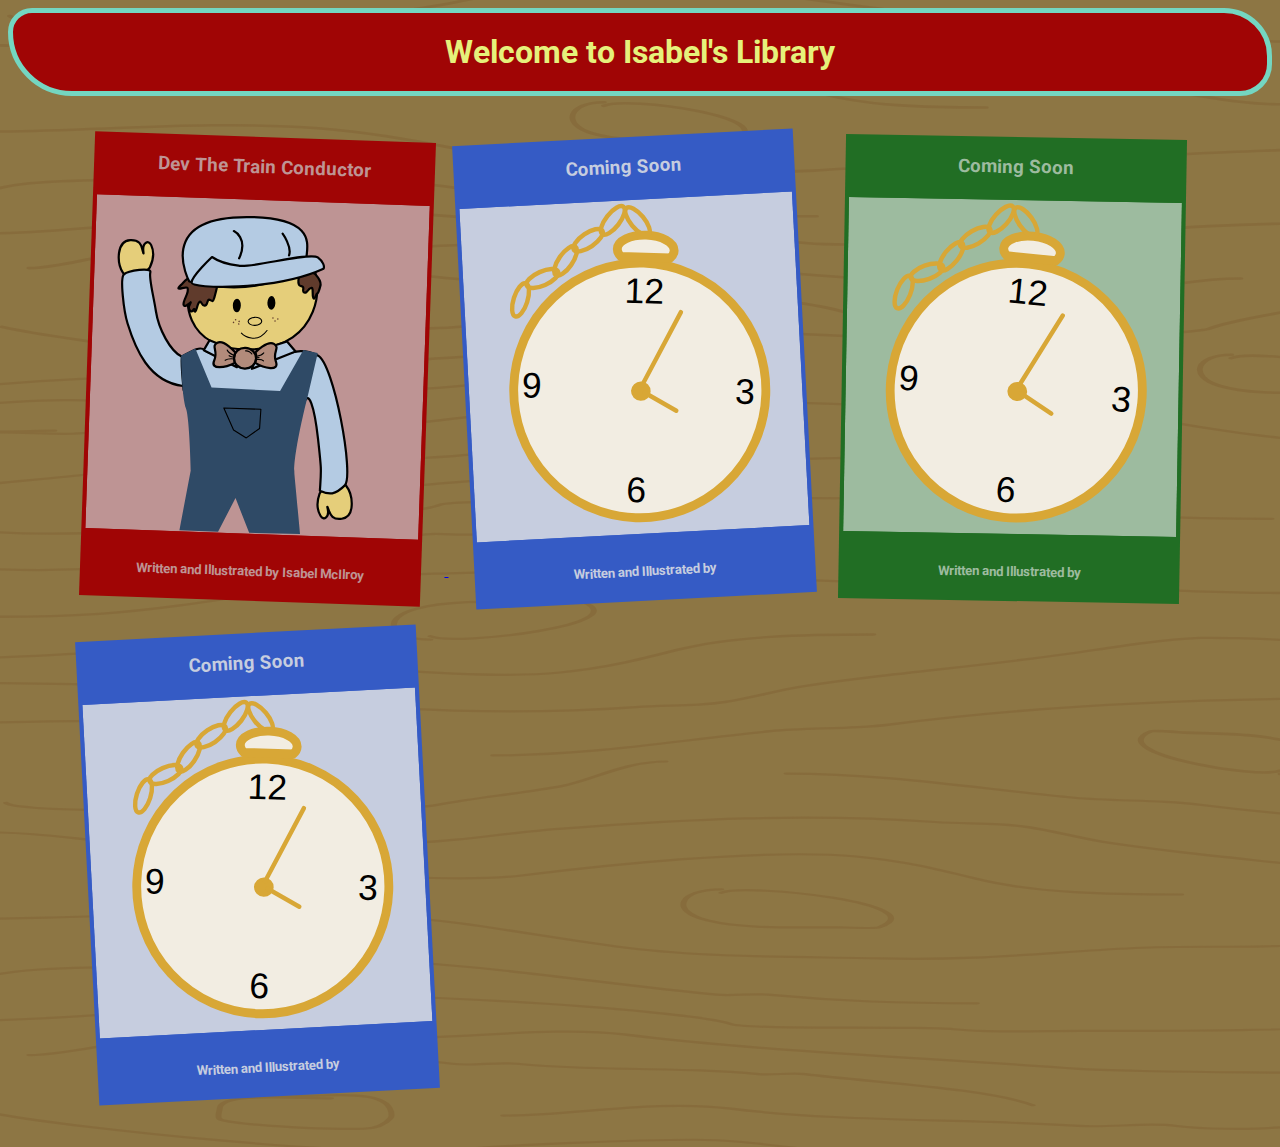
<file: index.html>
<!DOCTYPE html>
<html lang="en">

<head>
    <meta charset="UTF-8">
    <meta http-equiv="X-UA-Compatible" content="IE=edge">
    <meta name="viewport" content="width=device-width, initial-scale=1.0">
    <title>Isabel's Library</title>
    <link rel="stylesheet" href="style.css">
    <link rel="preconnect" href="https://fonts.googleapis.com">
    <link rel="preconnect" href="https://fonts.gstatic.com" crossorigin>
    <link href="https://fonts.googleapis.com/css2?family=Roboto&display=swap" rel="stylesheet">
</head>

<body>
    <h1 id="title">Welcome to Isabel's Library</h1>
    <div id="libraryBooks">
        <a href="TrainStory/TSpageOne.html">
            <div class="storyBook redBook">
                <h3>Dev The Train Conductor</h3>
                <img src="TrainStory/images/trainConductor.svg" alt="Dev the train conductor waving" class="redImg">
                <h5>Written and Illustrated by Isabel McIlroy</h5>
            </div>
        </a>
        <div class="storyBook blueBook">
            <h3>Coming Soon</h3>
            <img src="images/comingSoon.svg" alt="" class="blueImg">
            <h5>Written and Illustrated by</h5>
        </div>
        <div class="storyBook greenBook">
            <h3>Coming Soon</h3>
            <img src="images/comingSoon.svg" alt="" class="greenImg">
            <h5>Written and Illustrated by</h5>
        </div>
        <div class="storyBook blueBook">
            <h3>Coming Soon</h3>
            <img src="images/comingSoon.svg" alt="" class="blueImg">
            <h5>Written and Illustrated by</h5>
        </div>
    </div>
</body>

</html>
</file>
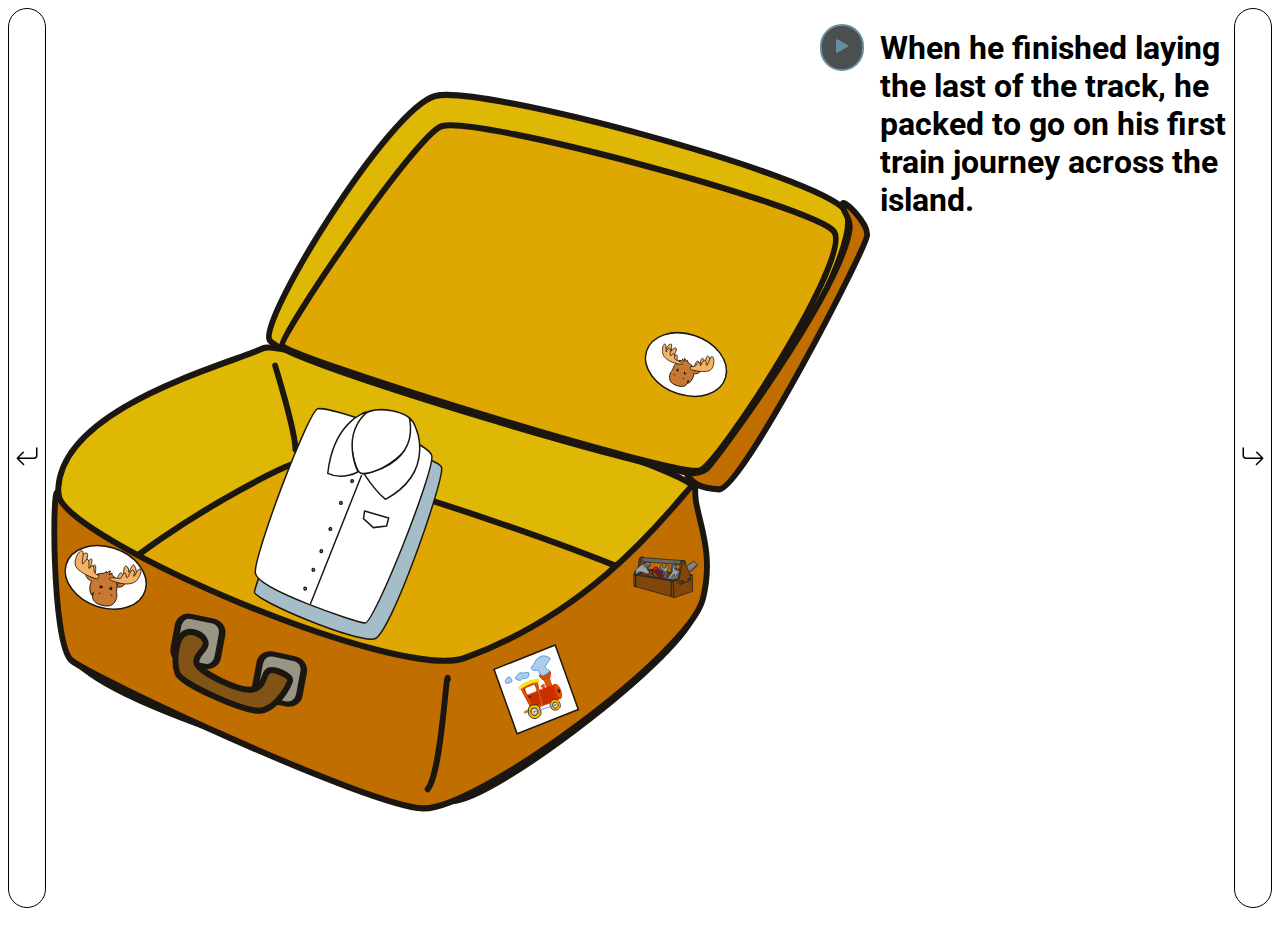
<file: TrainStory/TSPageEight.html>
<!DOCTYPE html>
<html lang="en">

<head>
    <meta charset="UTF-8">
    <meta http-equiv="X-UA-Compatible" content="IE=edge">
    <meta name="viewport" content="width=device-width, initial-scale=1.0">
    <title>Dev the train conductor</title>
    <link rel="stylesheet" href="../storyStyle.css">
    <link rel="preconnect" href="https://fonts.googleapis.com">
    <link rel="preconnect" href="https://fonts.gstatic.com" crossorigin>
    <link href="https://fonts.googleapis.com/css2?family=Roboto&display=swap" rel="stylesheet">
</head>

<body>
    <div class="page">
        <a href="TSpageSeven.html">
            <button class="previous">
                <svg xmlns="http://www.w3.org/2000/svg" width="16" height="16" fill="currentColor" class="bi bi-arrow-return-left" viewBox="0 0 16 16">
                    <path fill-rule="evenodd" d="M14.5 1.5a.5.5 0 0 1 .5.5v4.8a2.5 2.5 0 0 1-2.5 2.5H2.707l3.347 3.346a.5.5 0 0 1-.708.708l-4.2-4.2a.5.5 0 0 1 0-.708l4-4a.5.5 0 1 1 .708.708L2.707 8.3H12.5A1.5 1.5 0 0 0 14 6.8V2a.5.5 0 0 1 .5-.5z"/>
                  </svg>
            </button>
        </a>
        <div class="imageArea">
            <img src="images/trainConductorEight.svg" alt="A suitcase with a folded white collared shirt inside" class="image">
        </div>
        <div class="storyArea">
            <button id="play"><svg xmlns="http://www.w3.org/2000/svg" width="24" height="24" fill="currentColor"
                    class="bi bi-play-fill" viewBox="0 0 16 16">
                    <path
                        d="m11.596 8.697-6.363 3.692c-.54.313-1.233-.066-1.233-.697V4.308c0-.63.692-1.01 1.233-.696l6.363 3.692a.802.802 0 0 1 0 1.393z" />
                </svg></button>
            <h1 id="TSPageEight" class="text">When he finished laying the last of the track, he packed to go on his first train journey across the island.</h1>
        </div>
        <a href="TSpageNine.html">
            <button class="next">
                <svg xmlns="http://www.w3.org/2000/svg" width="16" height="16" fill="currentColor"
                    class="bi bi-arrow-return-right" viewBox="0 0 16 16">
                    <path fill-rule="evenodd"
                        d="M1.5 1.5A.5.5 0 0 0 1 2v4.8a2.5 2.5 0 0 0 2.5 2.5h9.793l-3.347 3.346a.5.5 0 0 0 .708.708l4.2-4.2a.5.5 0 0 0 0-.708l-4-4a.5.5 0 0 0-.708.708L13.293 8.3H3.5A1.5 1.5 0 0 1 2 6.8V2a.5.5 0 0 0-.5-.5z" />
                </svg>
            </button>
        </a>
    </div>
    <script src="scriptPageEight.js"></script>
</body>

</html>
</file>
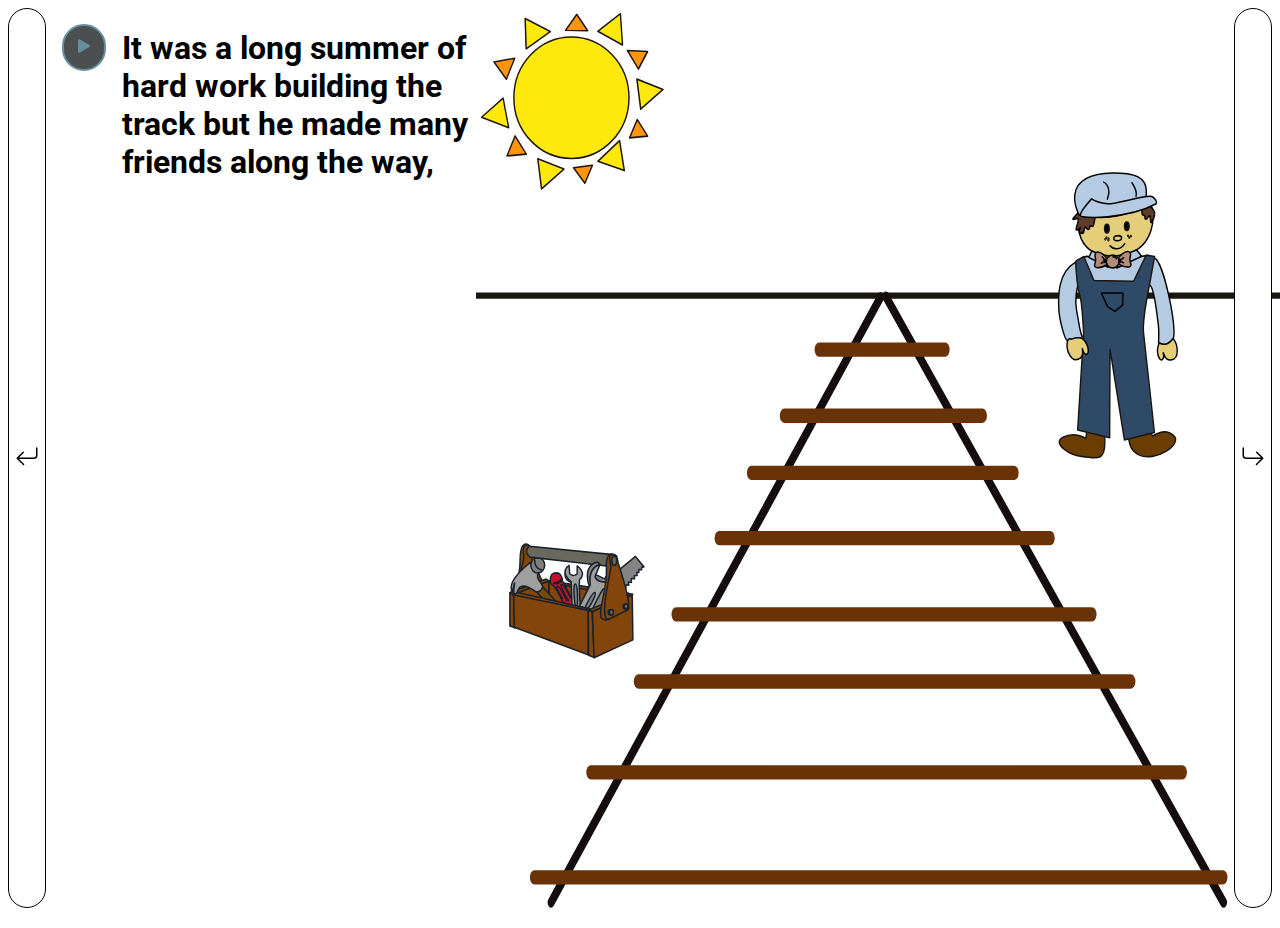
<file: TrainStory/TSpageFive.html>
<!DOCTYPE html>
<html lang="en">

<head>
    <meta charset="UTF-8">
    <meta http-equiv="X-UA-Compatible" content="IE=edge">
    <meta name="viewport" content="width=device-width, initial-scale=1.0">
    <title>Dev the train conductor</title>
    <link rel="stylesheet" href="../storyStyle.css">
    <link rel="preconnect" href="https://fonts.googleapis.com">
    <link rel="preconnect" href="https://fonts.gstatic.com" crossorigin>
    <link href="https://fonts.googleapis.com/css2?family=Roboto&display=swap" rel="stylesheet">
</head>

<body>
    <div class="page">
        <a href="TSpageFour.html">
            <button class="previous">
                <svg xmlns="http://www.w3.org/2000/svg" width="16" height="16" fill="currentColor" class="bi bi-arrow-return-left" viewBox="0 0 16 16">
                    <path fill-rule="evenodd" d="M14.5 1.5a.5.5 0 0 1 .5.5v4.8a2.5 2.5 0 0 1-2.5 2.5H2.707l3.347 3.346a.5.5 0 0 1-.708.708l-4.2-4.2a.5.5 0 0 1 0-.708l4-4a.5.5 0 1 1 .708.708L2.707 8.3H12.5A1.5 1.5 0 0 0 14 6.8V2a.5.5 0 0 1 .5-.5z"/>
                  </svg>
            </button>
        </a>
        <div class="storyArea">
            <button id="play"><svg xmlns="http://www.w3.org/2000/svg" width="24" height="24" fill="currentColor"
                    class="bi bi-play-fill" viewBox="0 0 16 16">
                    <path
                        d="m11.596 8.697-6.363 3.692c-.54.313-1.233-.066-1.233-.697V4.308c0-.63.692-1.01 1.233-.696l6.363 3.692a.802.802 0 0 1 0 1.393z" />
                </svg></button>
            <h1 id="TSPageFive" class="text">It was a long summer of hard work building the track but he made many friends along the way,</h1>
        </div>
        <div class="imageArea">
            <img src="images/trainConductorFive.svg" alt="Dev standing in the sun next to his train track with his tool box" class="image">
        </div>
        <a href="TSpageSix.html">
            <button class="next">
                <svg xmlns="http://www.w3.org/2000/svg" width="16" height="16" fill="currentColor"
                    class="bi bi-arrow-return-right" viewBox="0 0 16 16">
                    <path fill-rule="evenodd"
                        d="M1.5 1.5A.5.5 0 0 0 1 2v4.8a2.5 2.5 0 0 0 2.5 2.5h9.793l-3.347 3.346a.5.5 0 0 0 .708.708l4.2-4.2a.5.5 0 0 0 0-.708l-4-4a.5.5 0 0 0-.708.708L13.293 8.3H3.5A1.5 1.5 0 0 1 2 6.8V2a.5.5 0 0 0-.5-.5z" />
                </svg>
            </button>
        </a>
    </div>
    <script src="scriptPageFive.js"></script>
</body>

</html>
</file>
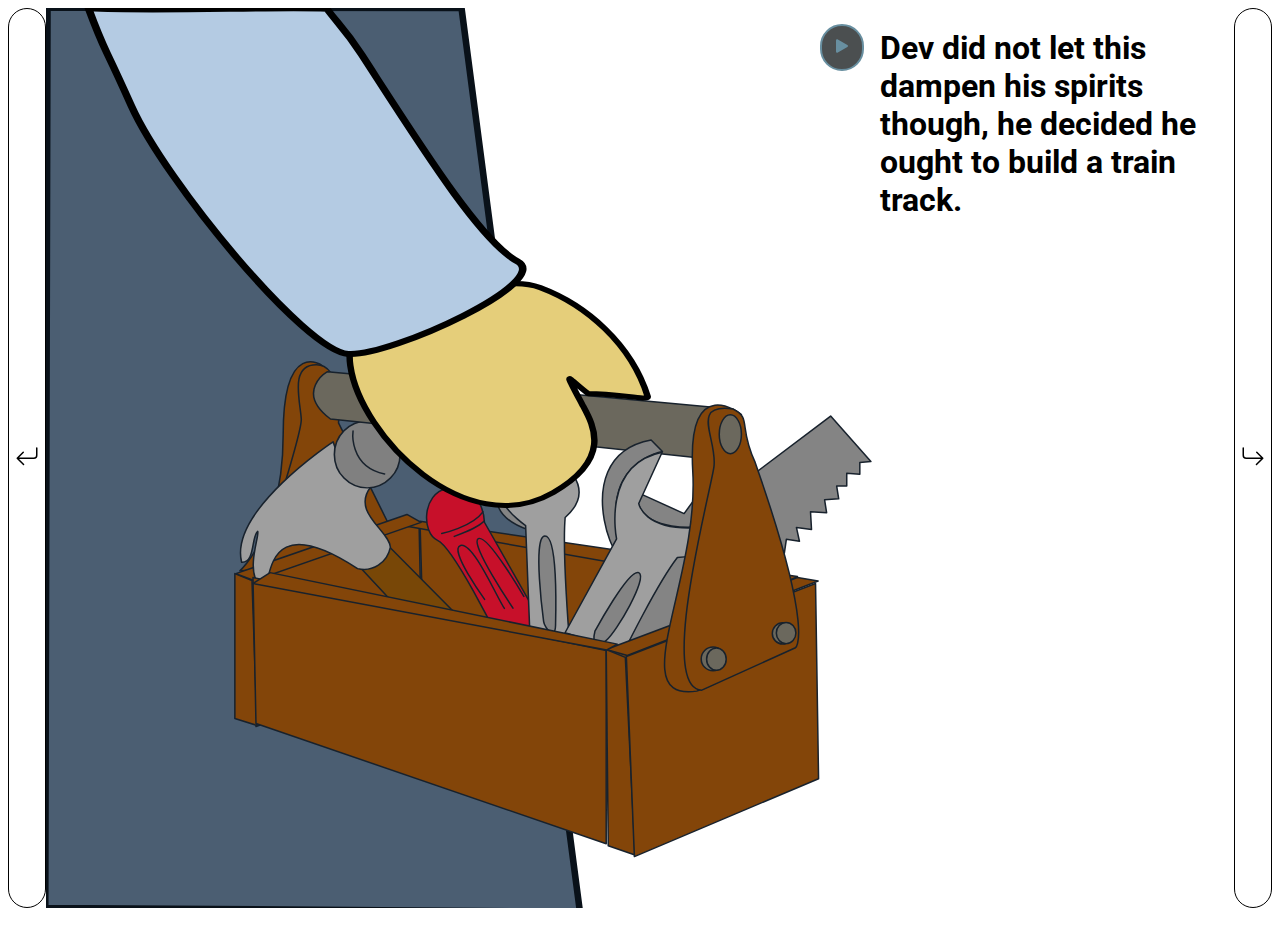
<file: TrainStory/TSpageFour.html>
<!DOCTYPE html>
<html lang="en">

<head>
    <meta charset="UTF-8">
    <meta http-equiv="X-UA-Compatible" content="IE=edge">
    <meta name="viewport" content="width=device-width, initial-scale=1.0">
    <title>Dev the train conductor</title>
    <link rel="stylesheet" href="../storyStyle.css">
    <link rel="preconnect" href="https://fonts.googleapis.com">
    <link rel="preconnect" href="https://fonts.gstatic.com" crossorigin>
    <link href="https://fonts.googleapis.com/css2?family=Roboto&display=swap" rel="stylesheet">
</head>

<body>
    <div class="page">
        <a href="TSpageThree.html">
            <button class="previous">
                <svg xmlns="http://www.w3.org/2000/svg" width="16" height="16" fill="currentColor" class="bi bi-arrow-return-left" viewBox="0 0 16 16">
                    <path fill-rule="evenodd" d="M14.5 1.5a.5.5 0 0 1 .5.5v4.8a2.5 2.5 0 0 1-2.5 2.5H2.707l3.347 3.346a.5.5 0 0 1-.708.708l-4.2-4.2a.5.5 0 0 1 0-.708l4-4a.5.5 0 1 1 .708.708L2.707 8.3H12.5A1.5 1.5 0 0 0 14 6.8V2a.5.5 0 0 1 .5-.5z"/>
                  </svg>
            </button>
        </a>
        <div class="imageArea">
            <img src="images/trainConductorFour.svg" alt="Dev's hand holding his tool box containing, a saw, hammer, screwdriver, and wrenches" class="image">
        </div>
        <div class="storyArea">
            <button id="play"><svg xmlns="http://www.w3.org/2000/svg" width="24" height="24" fill="currentColor"
                    class="bi bi-play-fill" viewBox="0 0 16 16">
                    <path
                        d="m11.596 8.697-6.363 3.692c-.54.313-1.233-.066-1.233-.697V4.308c0-.63.692-1.01 1.233-.696l6.363 3.692a.802.802 0 0 1 0 1.393z" />
                </svg></button>
            <h1 id="TSPageFour" class="text">Dev did not let this dampen his spirits though, he decided he ought to build a train track.</h1>
        </div>
        <a href="TSpageFive.html">
            <button class="next">
                <svg xmlns="http://www.w3.org/2000/svg" width="16" height="16" fill="currentColor"
                    class="bi bi-arrow-return-right" viewBox="0 0 16 16">
                    <path fill-rule="evenodd"
                        d="M1.5 1.5A.5.5 0 0 0 1 2v4.8a2.5 2.5 0 0 0 2.5 2.5h9.793l-3.347 3.346a.5.5 0 0 0 .708.708l4.2-4.2a.5.5 0 0 0 0-.708l-4-4a.5.5 0 0 0-.708.708L13.293 8.3H3.5A1.5 1.5 0 0 1 2 6.8V2a.5.5 0 0 0-.5-.5z" />
                </svg>
            </button>
        </a>
    </div>
    <script src="scriptPageFour.js"></script>
</body>

</html>
</file>
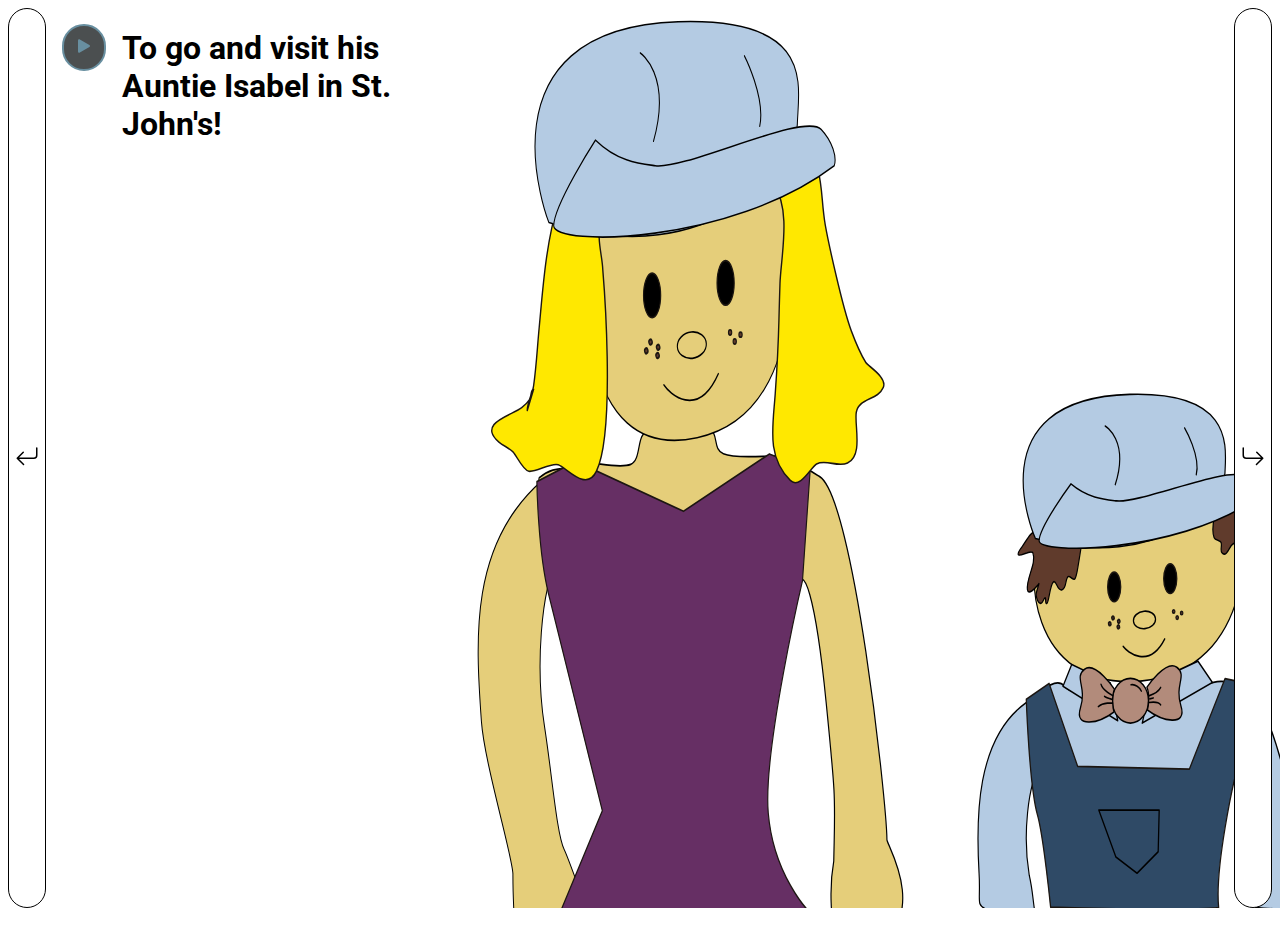
<file: TrainStory/TSpageNine.html>
<!DOCTYPE html>
<html lang="en">

<head>
    <meta charset="UTF-8">
    <meta http-equiv="X-UA-Compatible" content="IE=edge">
    <meta name="viewport" content="width=device-width, initial-scale=1.0">
    <title>Dev the train conductor</title>
    <link rel="stylesheet" href="../storyStyle.css">
    <link rel="preconnect" href="https://fonts.googleapis.com">
    <link rel="preconnect" href="https://fonts.gstatic.com" crossorigin>
    <link href="https://fonts.googleapis.com/css2?family=Roboto&display=swap" rel="stylesheet">
</head>

<body>
    <div class="page">
        <a href="TSPageEight.html">
            <button class="previous">
                <svg xmlns="http://www.w3.org/2000/svg" width="16" height="16" fill="currentColor" class="bi bi-arrow-return-left" viewBox="0 0 16 16">
                    <path fill-rule="evenodd" d="M14.5 1.5a.5.5 0 0 1 .5.5v4.8a2.5 2.5 0 0 1-2.5 2.5H2.707l3.347 3.346a.5.5 0 0 1-.708.708l-4.2-4.2a.5.5 0 0 1 0-.708l4-4a.5.5 0 1 1 .708.708L2.707 8.3H12.5A1.5 1.5 0 0 0 14 6.8V2a.5.5 0 0 1 .5-.5z"/>
                  </svg>
            </button>
        </a>
        <div class="storyArea">
            <button id="play"><svg xmlns="http://www.w3.org/2000/svg" width="24" height="24" fill="currentColor"
                    class="bi bi-play-fill" viewBox="0 0 16 16">
                    <path
                        d="m11.596 8.697-6.363 3.692c-.54.313-1.233-.066-1.233-.697V4.308c0-.63.692-1.01 1.233-.696l6.363 3.692a.802.802 0 0 1 0 1.393z" />
                </svg></button>
            <h1 id="TSPageNine" class="text">To go and visit his Auntie Isabel in St. John's!</h1>
        </div>
        <div class="imageArea">
            <img src="images/trainConductorNine.svg" alt="A picture of Dev and his Auntie Isabel. Dev wearing his train conductor outfit and his Auntie wearing a purple dress and a blue train conductor hat." class="image">
        </div>
        <a href="TSpageTen.html">
            <button class="next">
                <svg xmlns="http://www.w3.org/2000/svg" width="16" height="16" fill="currentColor"
                    class="bi bi-arrow-return-right" viewBox="0 0 16 16">
                    <path fill-rule="evenodd"
                        d="M1.5 1.5A.5.5 0 0 0 1 2v4.8a2.5 2.5 0 0 0 2.5 2.5h9.793l-3.347 3.346a.5.5 0 0 0 .708.708l4.2-4.2a.5.5 0 0 0 0-.708l-4-4a.5.5 0 0 0-.708.708L13.293 8.3H3.5A1.5 1.5 0 0 1 2 6.8V2a.5.5 0 0 0-.5-.5z" />
                </svg>
            </button>
        </a>
    </div>
    <script src="scriptPageNine.js"></script>
</body>

</html>
</file>
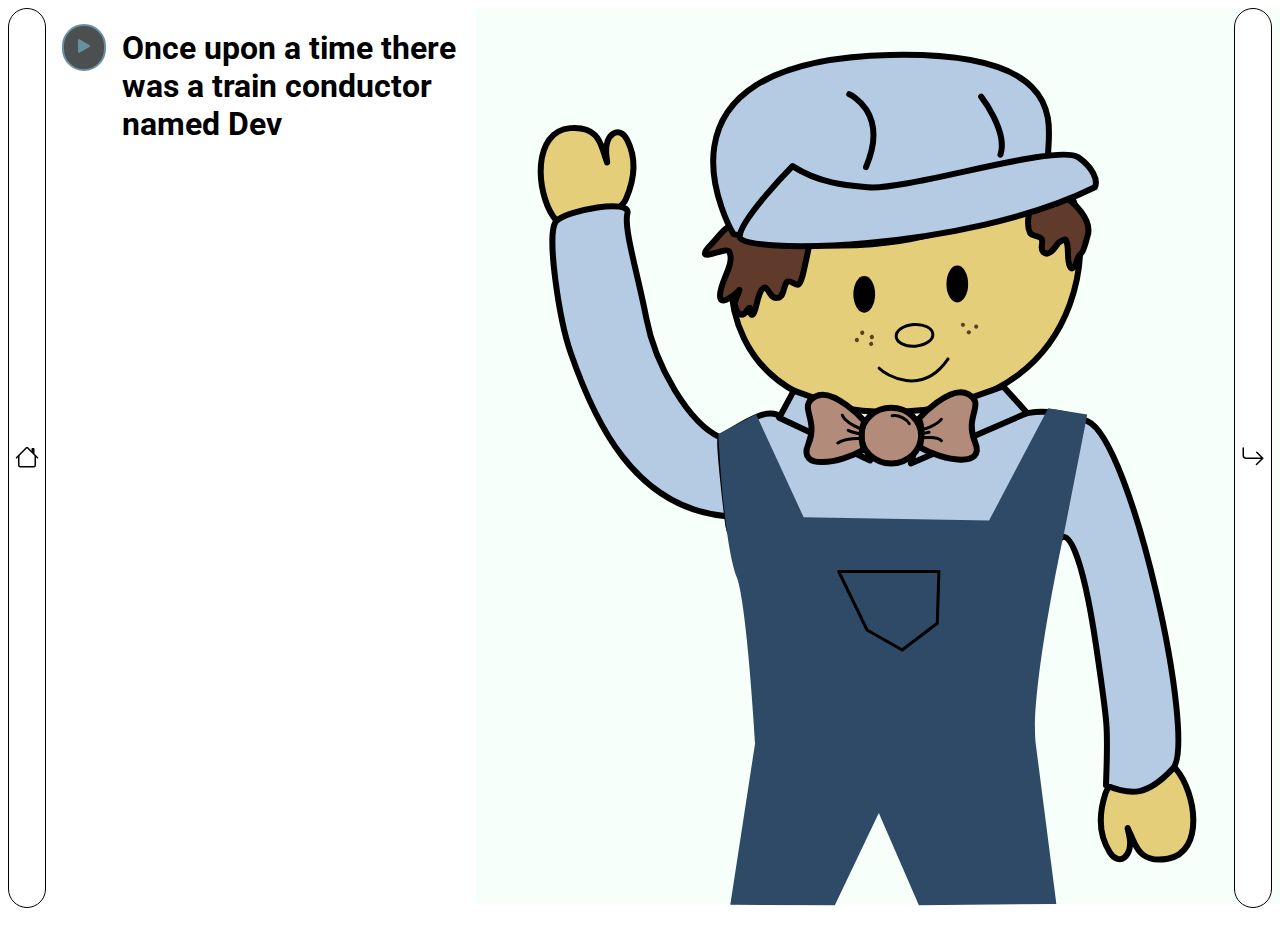
<file: TrainStory/TSpageOne.html>
<!DOCTYPE html>
<html lang="en">

<head>
    <meta charset="UTF-8">
    <meta http-equiv="X-UA-Compatible" content="IE=edge">
    <meta name="viewport" content="width=device-width, initial-scale=1.0">
    <title>Dev the train conductor</title>
    <link rel="stylesheet" href="../storyStyle.css">
    <link rel="preconnect" href="https://fonts.googleapis.com">
    <link rel="preconnect" href="https://fonts.gstatic.com" crossorigin>
    <link href="https://fonts.googleapis.com/css2?family=Roboto&display=swap" rel="stylesheet">
</head>

<body>
    <div class="page">
        <a href="../index.html">
            <button class="previous">
                <svg xmlns="http://www.w3.org/2000/svg" width="16" height="16" fill="currentColor" class="bi bi-house" viewBox="0 0 16 16">
                    <path fill-rule="evenodd" d="M2 13.5V7h1v6.5a.5.5 0 0 0 .5.5h9a.5.5 0 0 0 .5-.5V7h1v6.5a1.5 1.5 0 0 1-1.5 1.5h-9A1.5 1.5 0 0 1 2 13.5zm11-11V6l-2-2V2.5a.5.5 0 0 1 .5-.5h1a.5.5 0 0 1 .5.5z"/>
                    <path fill-rule="evenodd" d="M7.293 1.5a1 1 0 0 1 1.414 0l6.647 6.646a.5.5 0 0 1-.708.708L8 2.207 1.354 8.854a.5.5 0 1 1-.708-.708L7.293 1.5z"/>
                  </svg>
            </button>
        </a>
        <div class="storyArea">
            <button id="play"><svg xmlns="http://www.w3.org/2000/svg" width="24" height="24" fill="currentColor"
                    class="bi bi-play-fill" viewBox="0 0 16 16">
                    <path
                        d="m11.596 8.697-6.363 3.692c-.54.313-1.233-.066-1.233-.697V4.308c0-.63.692-1.01 1.233-.696l6.363 3.692a.802.802 0 0 1 0 1.393z" />
                </svg></button>
            <h1 id="TSPageOne" class="text">Once upon a time there was a train conductor named Dev</h1>
        </div>
        <div class="imageArea">
            <img src="images/trainConductorOne.svg" alt="Image of Dev waving in his train conductor outfit, a blue train conductor hat and overalls" class="image">
        </div>
        <a href="TSpageTwo.html">
            <button class="next">
                <svg xmlns="http://www.w3.org/2000/svg" width="16" height="16" fill="currentColor"
                    class="bi bi-arrow-return-right" viewBox="0 0 16 16">
                    <path fill-rule="evenodd"
                        d="M1.5 1.5A.5.5 0 0 0 1 2v4.8a2.5 2.5 0 0 0 2.5 2.5h9.793l-3.347 3.346a.5.5 0 0 0 .708.708l4.2-4.2a.5.5 0 0 0 0-.708l-4-4a.5.5 0 0 0-.708.708L13.293 8.3H3.5A1.5 1.5 0 0 1 2 6.8V2a.5.5 0 0 0-.5-.5z" />
                </svg>
            </button>
        </a>
    </div>
    </div>
    <script src="scriptPageOne.js"></script>
</body>

</html>
</file>
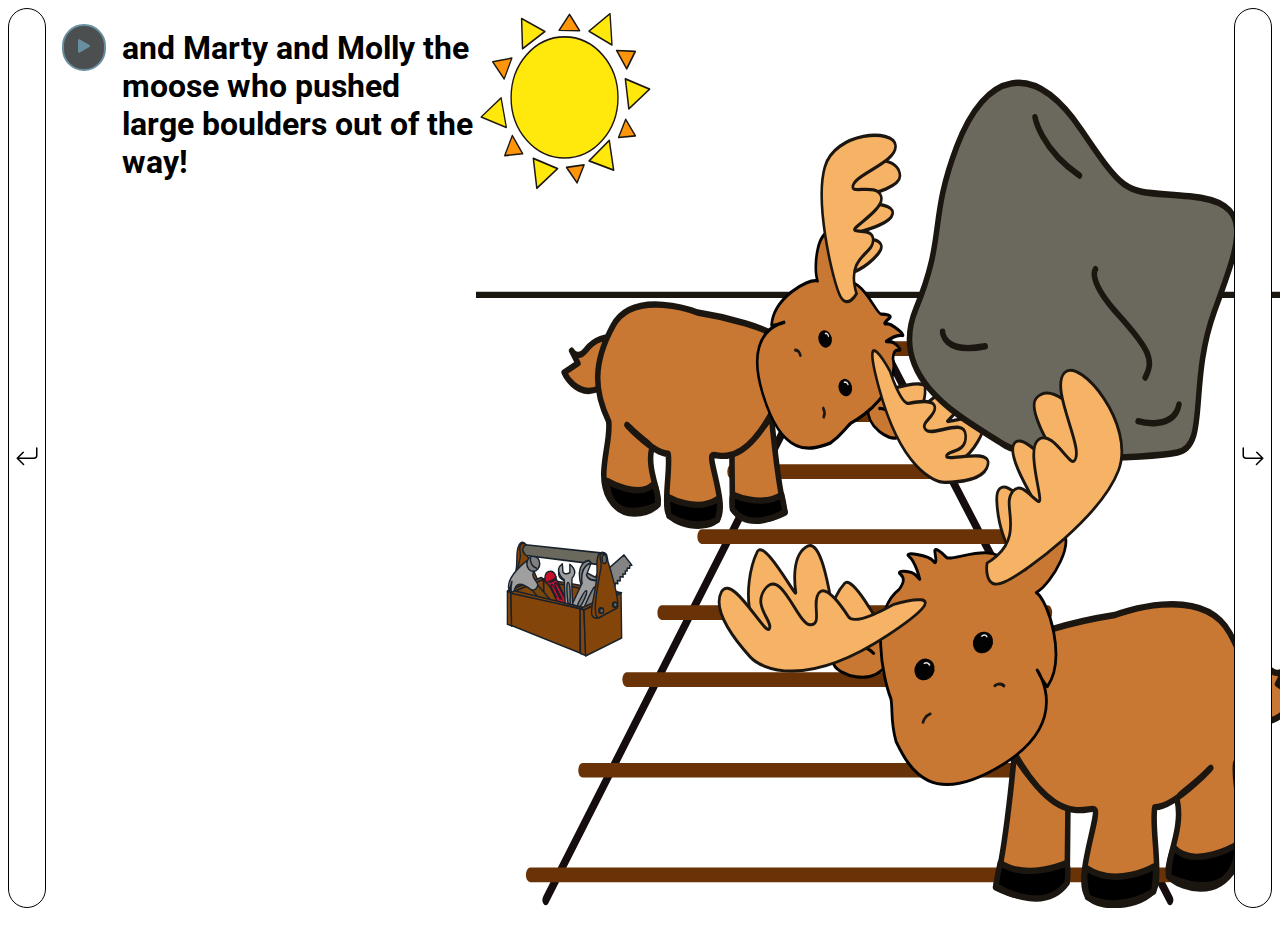
<file: TrainStory/TSpageSeven.html>
<!DOCTYPE html>
<html lang="en">

<head>
    <meta charset="UTF-8">
    <meta http-equiv="X-UA-Compatible" content="IE=edge">
    <meta name="viewport" content="width=device-width, initial-scale=1.0">
    <title>Dev the train conductor</title>
    <link rel="stylesheet" href="../storyStyle.css">
    <link rel="preconnect" href="https://fonts.googleapis.com">
    <link rel="preconnect" href="https://fonts.gstatic.com" crossorigin>
    <link href="https://fonts.googleapis.com/css2?family=Roboto&display=swap" rel="stylesheet">
</head>

<body>
    <div class="page">
        <a href="TSpageSix.html">
            <button class="previous">
                <svg xmlns="http://www.w3.org/2000/svg" width="16" height="16" fill="currentColor" class="bi bi-arrow-return-left" viewBox="0 0 16 16">
                    <path fill-rule="evenodd" d="M14.5 1.5a.5.5 0 0 1 .5.5v4.8a2.5 2.5 0 0 1-2.5 2.5H2.707l3.347 3.346a.5.5 0 0 1-.708.708l-4.2-4.2a.5.5 0 0 1 0-.708l4-4a.5.5 0 1 1 .708.708L2.707 8.3H12.5A1.5 1.5 0 0 0 14 6.8V2a.5.5 0 0 1 .5-.5z"/>
                  </svg>
            </button>
        </a>
        <div class="storyArea">
            <button id="play"><svg xmlns="http://www.w3.org/2000/svg" width="24" height="24" fill="currentColor"
                    class="bi bi-play-fill" viewBox="0 0 16 16">
                    <path
                        d="m11.596 8.697-6.363 3.692c-.54.313-1.233-.066-1.233-.697V4.308c0-.63.692-1.01 1.233-.696l6.363 3.692a.802.802 0 0 1 0 1.393z" />
                </svg></button>
            <h1 id="TSPageSeven" class="text">and Marty and Molly the moose who pushed large boulders out of the way!</h1>
        </div>
        <div class="imageArea">
            <img src="images/trainConductorSeven.svg" alt="Marty and Molly pushing boulders out of the way of the track" class="image">
        </div>
        <a href="TSPageEight.html">
            <button class="next">
                <svg xmlns="http://www.w3.org/2000/svg" width="16" height="16" fill="currentColor"
                    class="bi bi-arrow-return-right" viewBox="0 0 16 16">
                    <path fill-rule="evenodd"
                        d="M1.5 1.5A.5.5 0 0 0 1 2v4.8a2.5 2.5 0 0 0 2.5 2.5h9.793l-3.347 3.346a.5.5 0 0 0 .708.708l4.2-4.2a.5.5 0 0 0 0-.708l-4-4a.5.5 0 0 0-.708.708L13.293 8.3H3.5A1.5 1.5 0 0 1 2 6.8V2a.5.5 0 0 0-.5-.5z" />
                </svg>
            </button>
        </a>
    </div>
    <script src="scriptPageSeven.js"></script>
</body>

</html>
</file>
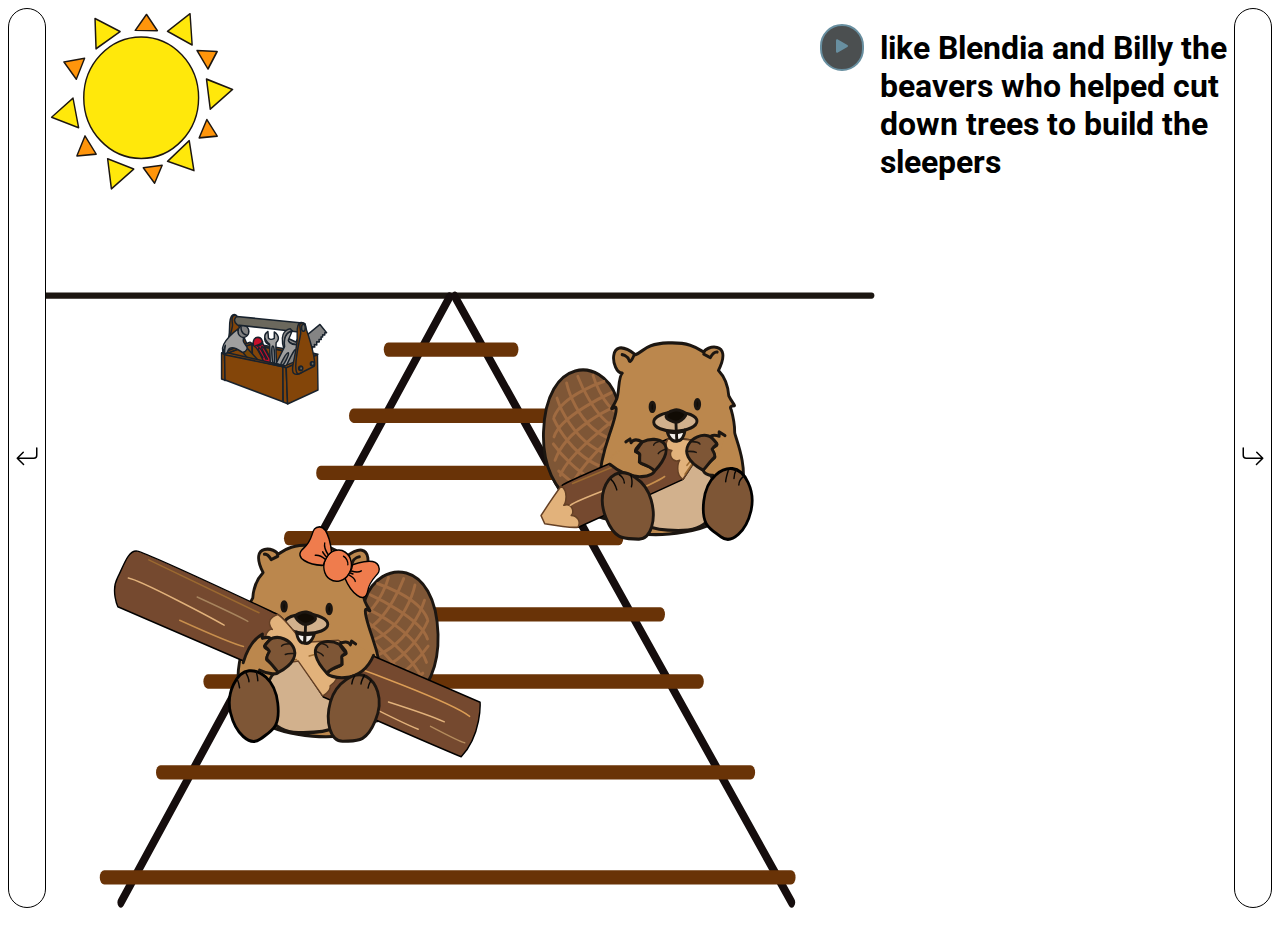
<file: TrainStory/TSpageSix.html>
<!DOCTYPE html>
<html lang="en">

<head>
    <meta charset="UTF-8">
    <meta http-equiv="X-UA-Compatible" content="IE=edge">
    <meta name="viewport" content="width=device-width, initial-scale=1.0">
    <title>Dev the train conductor</title>
    <link rel="stylesheet" href="../storyStyle.css">
    <link rel="preconnect" href="https://fonts.googleapis.com">
    <link rel="preconnect" href="https://fonts.gstatic.com" crossorigin>
    <link href="https://fonts.googleapis.com/css2?family=Roboto&display=swap" rel="stylesheet">
</head>

<body>
    <div class="page">
        <a href="TSpageFive.html">
            <button class="previous">
                <svg xmlns="http://www.w3.org/2000/svg" width="16" height="16" fill="currentColor" class="bi bi-arrow-return-left" viewBox="0 0 16 16">
                    <path fill-rule="evenodd" d="M14.5 1.5a.5.5 0 0 1 .5.5v4.8a2.5 2.5 0 0 1-2.5 2.5H2.707l3.347 3.346a.5.5 0 0 1-.708.708l-4.2-4.2a.5.5 0 0 1 0-.708l4-4a.5.5 0 1 1 .708.708L2.707 8.3H12.5A1.5 1.5 0 0 0 14 6.8V2a.5.5 0 0 1 .5-.5z"/>
                  </svg>
            </button>
        </a>
        <div class="imageArea">
            <img src="images/trainConductorSix.svg" alt="Blendia and Billy the beaver carving sleepers for the train track" class="image">
        </div>
        <div class="storyArea">
            <button id="play"><svg xmlns="http://www.w3.org/2000/svg" width="24" height="24" fill="currentColor"
                    class="bi bi-play-fill" viewBox="0 0 16 16">
                    <path
                        d="m11.596 8.697-6.363 3.692c-.54.313-1.233-.066-1.233-.697V4.308c0-.63.692-1.01 1.233-.696l6.363 3.692a.802.802 0 0 1 0 1.393z" />
                </svg></button>
            <h1 id="TSPageSix" class="text">like Blendia and Billy the beavers who helped cut down trees to build the sleepers</h1>
        </div>
        <a href="TSpageSeven.html">
            <button class="next">
                <svg xmlns="http://www.w3.org/2000/svg" width="16" height="16" fill="currentColor"
                    class="bi bi-arrow-return-right" viewBox="0 0 16 16">
                    <path fill-rule="evenodd"
                        d="M1.5 1.5A.5.5 0 0 0 1 2v4.8a2.5 2.5 0 0 0 2.5 2.5h9.793l-3.347 3.346a.5.5 0 0 0 .708.708l4.2-4.2a.5.5 0 0 0 0-.708l-4-4a.5.5 0 0 0-.708.708L13.293 8.3H3.5A1.5 1.5 0 0 1 2 6.8V2a.5.5 0 0 0-.5-.5z" />
                </svg>
            </button>
        </a>
    </div>
    <script src="scriptPageSix.js"></script>
</body>

</html>
</file>
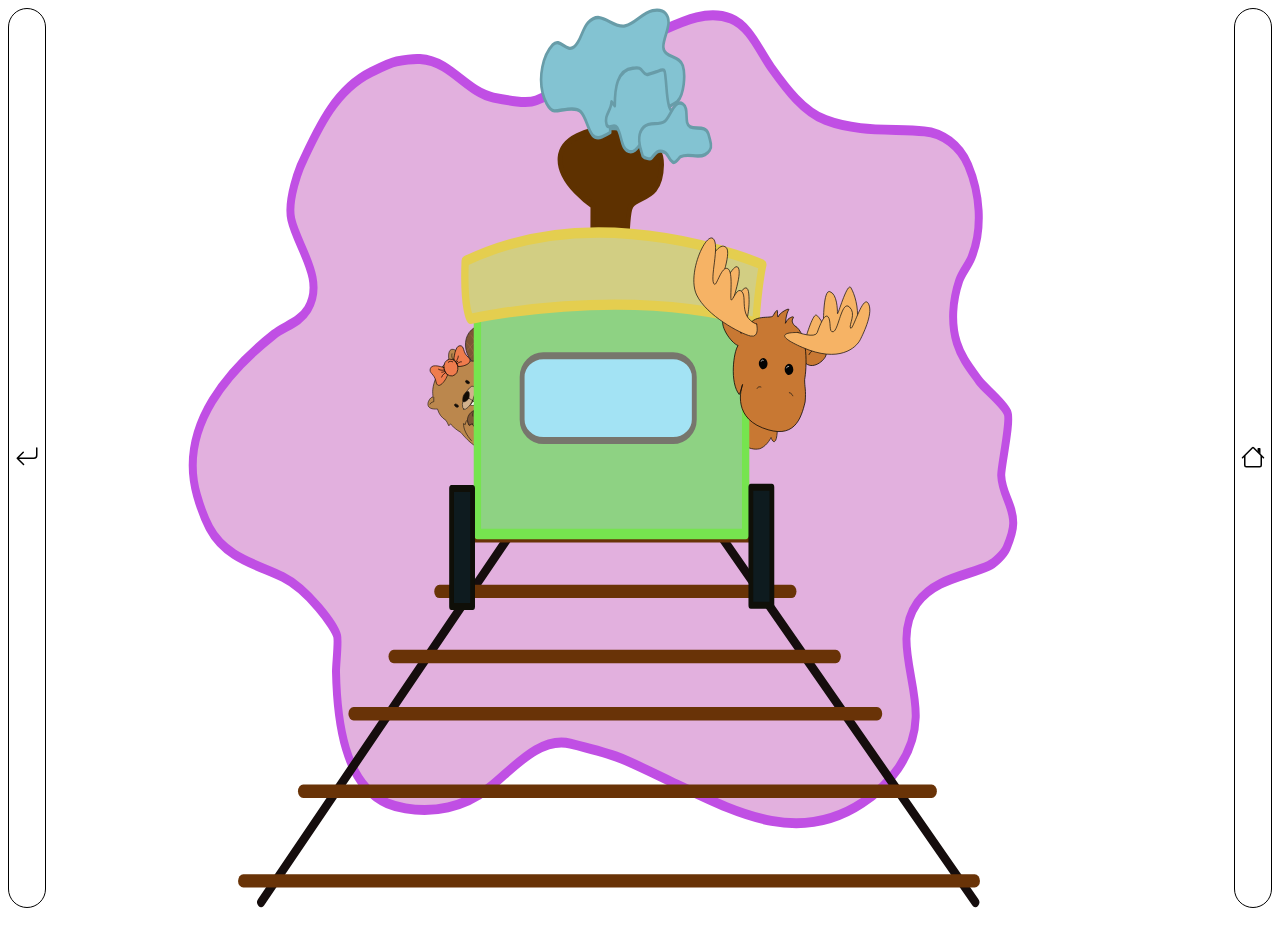
<file: TrainStory/TSpageTen.html>
<!DOCTYPE html>
<html lang="en">

<head>
    <meta charset="UTF-8">
    <meta http-equiv="X-UA-Compatible" content="IE=edge">
    <meta name="viewport" content="width=device-width, initial-scale=1.0">
    <title>Dev the train conductor</title>
    <link rel="stylesheet" href="../storyStyle.css">
    <link rel="preconnect" href="https://fonts.googleapis.com">
    <link rel="preconnect" href="https://fonts.gstatic.com" crossorigin>
    <link href="https://fonts.googleapis.com/css2?family=Roboto&display=swap" rel="stylesheet">
</head>

<body>
    <div class="page">
        <a href="TSpageNine.html">
            <button class="previous">
                <svg xmlns="http://www.w3.org/2000/svg" width="16" height="16" fill="currentColor" class="bi bi-arrow-return-left" viewBox="0 0 16 16">
                    <path fill-rule="evenodd" d="M14.5 1.5a.5.5 0 0 1 .5.5v4.8a2.5 2.5 0 0 1-2.5 2.5H2.707l3.347 3.346a.5.5 0 0 1-.708.708l-4.2-4.2a.5.5 0 0 1 0-.708l4-4a.5.5 0 1 1 .708.708L2.707 8.3H12.5A1.5 1.5 0 0 0 14 6.8V2a.5.5 0 0 1 .5-.5z"/>
                  </svg>
            </button>
        </a>
        <div class="pageTenImageArea">
            <img src="images/lastPage.svg" alt="Back of the train, driving off into the distances. With a beaver and a moose looking out the back caboose" class="lastImage">
        </div>
        <a href="../index.html">
            <button class="next">
                <svg xmlns="http://www.w3.org/2000/svg" width="16" height="16" fill="currentColor" class="bi bi-house" viewBox="0 0 16 16">
                    <path fill-rule="evenodd" d="M2 13.5V7h1v6.5a.5.5 0 0 0 .5.5h9a.5.5 0 0 0 .5-.5V7h1v6.5a1.5 1.5 0 0 1-1.5 1.5h-9A1.5 1.5 0 0 1 2 13.5zm11-11V6l-2-2V2.5a.5.5 0 0 1 .5-.5h1a.5.5 0 0 1 .5.5z"/>
                    <path fill-rule="evenodd" d="M7.293 1.5a1 1 0 0 1 1.414 0l6.647 6.646a.5.5 0 0 1-.708.708L8 2.207 1.354 8.854a.5.5 0 1 1-.708-.708L7.293 1.5z"/>
                  </svg>
            </button>
        </a>
    </div>
</body>

</html>
</file>
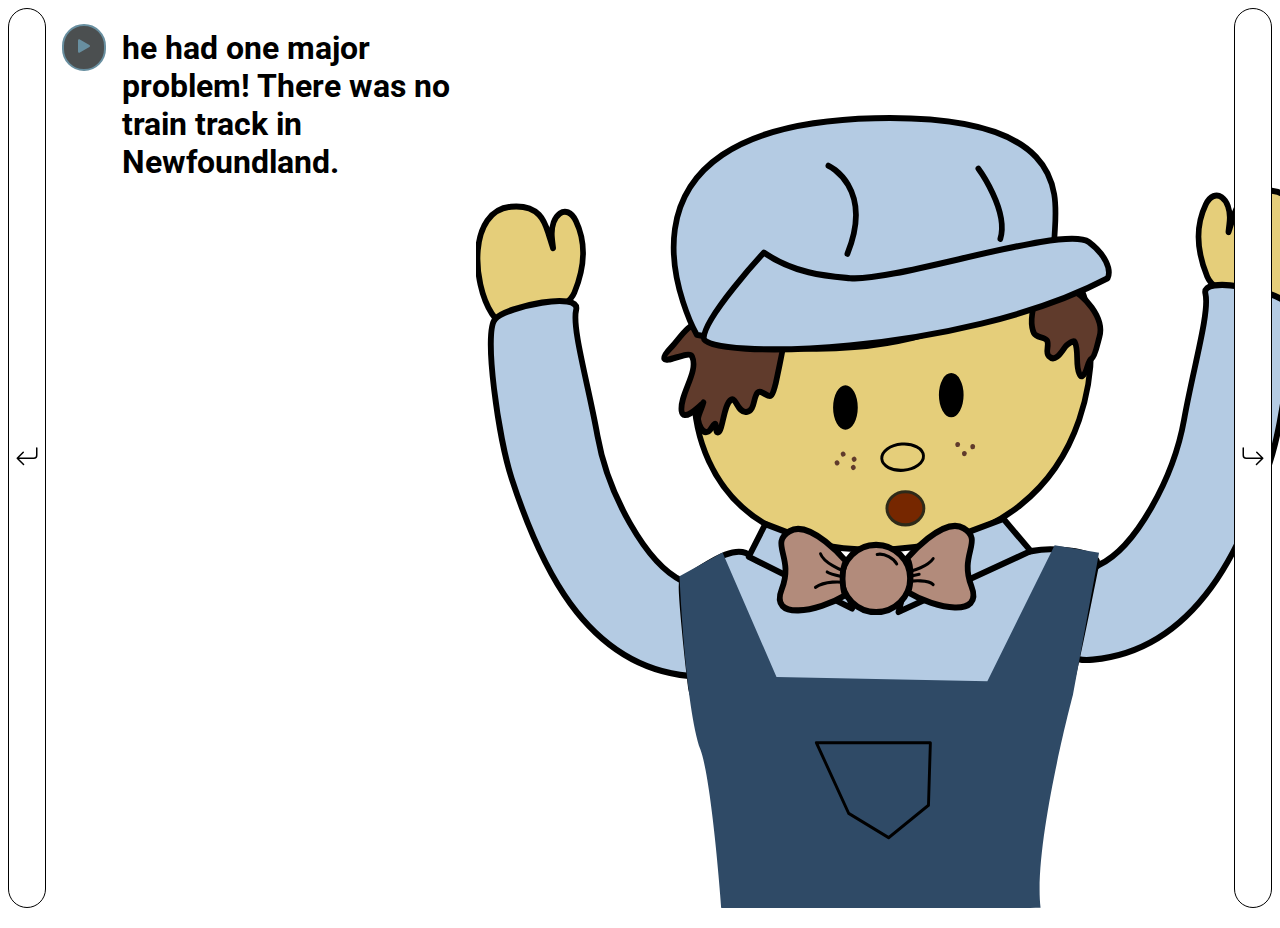
<file: TrainStory/TSpageThree.html>
<!DOCTYPE html>
<html lang="en">

<head>
    <meta charset="UTF-8">
    <meta http-equiv="X-UA-Compatible" content="IE=edge">
    <meta name="viewport" content="width=device-width, initial-scale=1.0">
    <title>Dev the train conductor</title>
    <link rel="stylesheet" href="../storyStyle.css">
    <link rel="preconnect" href="https://fonts.googleapis.com">
    <link rel="preconnect" href="https://fonts.gstatic.com" crossorigin>
    <link href="https://fonts.googleapis.com/css2?family=Roboto&display=swap" rel="stylesheet">
</head>

<body>
    <div class="page">
        <a href="TSpageTwo.html">
            <button class="previous">
                <svg xmlns="http://www.w3.org/2000/svg" width="16" height="16" fill="currentColor" class="bi bi-arrow-return-left" viewBox="0 0 16 16">
                    <path fill-rule="evenodd" d="M14.5 1.5a.5.5 0 0 1 .5.5v4.8a2.5 2.5 0 0 1-2.5 2.5H2.707l3.347 3.346a.5.5 0 0 1-.708.708l-4.2-4.2a.5.5 0 0 1 0-.708l4-4a.5.5 0 1 1 .708.708L2.707 8.3H12.5A1.5 1.5 0 0 0 14 6.8V2a.5.5 0 0 1 .5-.5z"/>
                  </svg>
            </button>
        </a>
        <div class="storyArea">
            <button id="play"><svg xmlns="http://www.w3.org/2000/svg" width="24" height="24" fill="currentColor"
                    class="bi bi-play-fill" viewBox="0 0 16 16">
                    <path
                        d="m11.596 8.697-6.363 3.692c-.54.313-1.233-.066-1.233-.697V4.308c0-.63.692-1.01 1.233-.696l6.363 3.692a.802.802 0 0 1 0 1.393z" />
                </svg></button>
            <h1 id="TSPageThree" class="text">he had one major problem! There was no train track in Newfoundland.</h1>
        </div>
        <div class="imageArea">
            <img src="images/trainConductorThree.svg" alt="Dev wearing his train conductor outfit with his hands thrown up in the air" class="image">
        </div>
        <a href="TSpageFour.html">
            <button class="next">
                <svg xmlns="http://www.w3.org/2000/svg" width="16" height="16" fill="currentColor"
                    class="bi bi-arrow-return-right" viewBox="0 0 16 16">
                    <path fill-rule="evenodd"
                        d="M1.5 1.5A.5.5 0 0 0 1 2v4.8a2.5 2.5 0 0 0 2.5 2.5h9.793l-3.347 3.346a.5.5 0 0 0 .708.708l4.2-4.2a.5.5 0 0 0 0-.708l-4-4a.5.5 0 0 0-.708.708L13.293 8.3H3.5A1.5 1.5 0 0 1 2 6.8V2a.5.5 0 0 0-.5-.5z" />
                </svg>
            </button>
        </a>
    </div>
    <script src="scriptPageThree.js"></script>
</body>

</html>
</file>
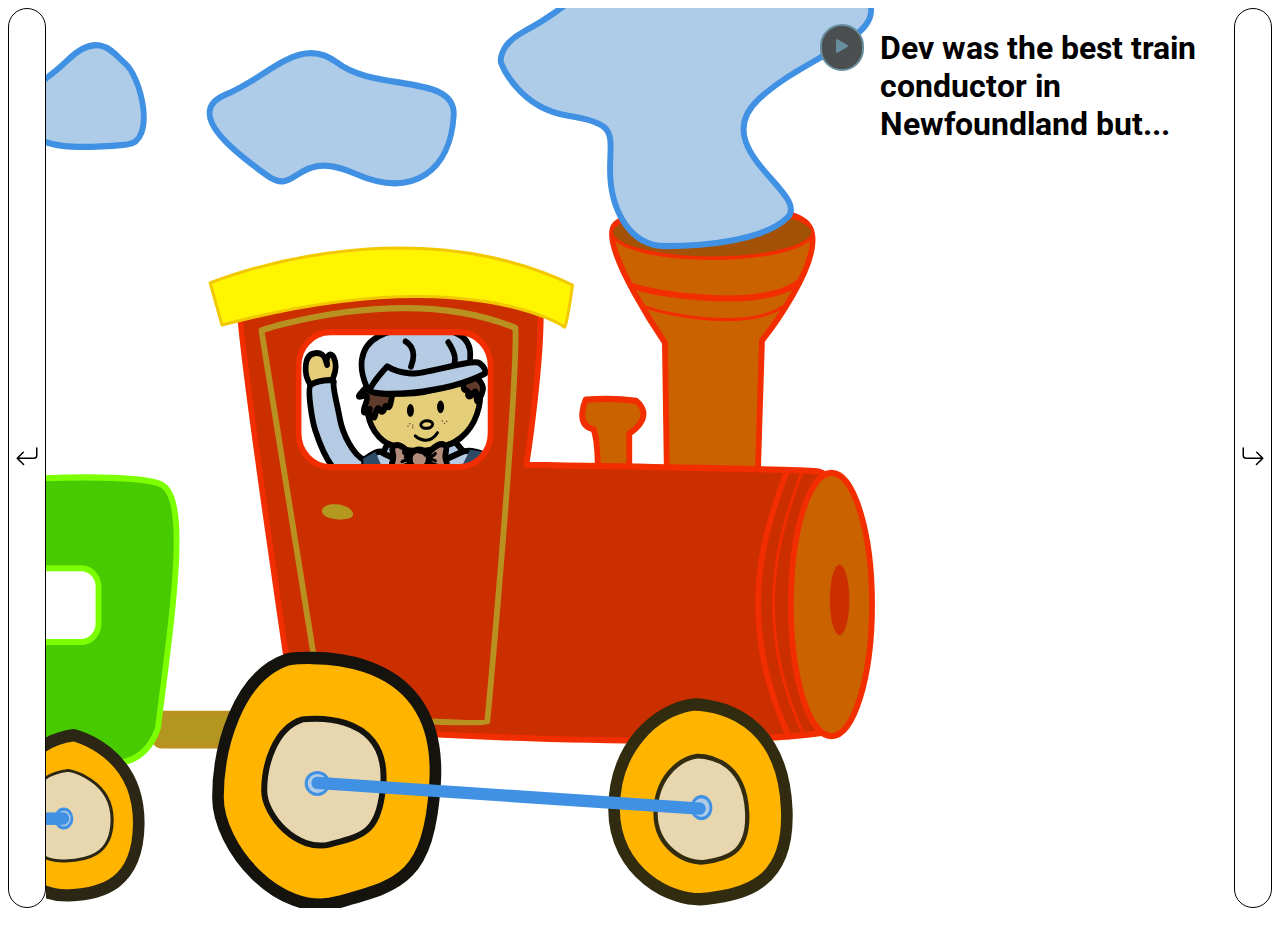
<file: TrainStory/TSpageTwo.html>
<!DOCTYPE html>
<html lang="en">

<head>
    <meta charset="UTF-8">
    <meta http-equiv="X-UA-Compatible" content="IE=edge">
    <meta name="viewport" content="width=device-width, initial-scale=1.0">
    <title>Dev the train conductor</title>
    <link rel="stylesheet" href="../storyStyle.css">
    <link rel="preconnect" href="https://fonts.googleapis.com">
    <link rel="preconnect" href="https://fonts.gstatic.com" crossorigin>
    <link href="https://fonts.googleapis.com/css2?family=Roboto&display=swap" rel="stylesheet">
</head>

<body>
    <div class="page">
        <a href="TSpageOne.html">
            <button class="previous">
                <svg xmlns="http://www.w3.org/2000/svg" width="16" height="16" fill="currentColor" class="bi bi-arrow-return-left" viewBox="0 0 16 16">
                    <path fill-rule="evenodd" d="M14.5 1.5a.5.5 0 0 1 .5.5v4.8a2.5 2.5 0 0 1-2.5 2.5H2.707l3.347 3.346a.5.5 0 0 1-.708.708l-4.2-4.2a.5.5 0 0 1 0-.708l4-4a.5.5 0 1 1 .708.708L2.707 8.3H12.5A1.5 1.5 0 0 0 14 6.8V2a.5.5 0 0 1 .5-.5z"/>
                  </svg>
            </button>
        </a>
        <div class="imageArea">
            <img src="images/trainConductorTwo.svg" alt="A picutre of Dev driving a red train in his train conductor outfit" class="image">
        </div>
        <div class="storyArea">
            <button id="play"><svg xmlns="http://www.w3.org/2000/svg" width="24" height="24" fill="currentColor"
                    class="bi bi-play-fill" viewBox="0 0 16 16">
                    <path
                        d="m11.596 8.697-6.363 3.692c-.54.313-1.233-.066-1.233-.697V4.308c0-.63.692-1.01 1.233-.696l6.363 3.692a.802.802 0 0 1 0 1.393z" />
                </svg></button>
            <h1 id="TSPageTwo" class="text">Dev was the best train conductor in Newfoundland but... </h1>
        </div>
        <a href="TSpageThree.html">
            <button class="next">
                <svg xmlns="http://www.w3.org/2000/svg" width="16" height="16" fill="currentColor"
                    class="bi bi-arrow-return-right" viewBox="0 0 16 16">
                    <path fill-rule="evenodd"
                        d="M1.5 1.5A.5.5 0 0 0 1 2v4.8a2.5 2.5 0 0 0 2.5 2.5h9.793l-3.347 3.346a.5.5 0 0 0 .708.708l4.2-4.2a.5.5 0 0 0 0-.708l-4-4a.5.5 0 0 0-.708.708L13.293 8.3H3.5A1.5 1.5 0 0 1 2 6.8V2a.5.5 0 0 0-.5-.5z" />
                </svg>
            </button>
        </a>
    </div>
    <script src="scriptPageTwo.js"></script>
</body>

</html>
</file>
<file: style.css>
body{
    font-family: 'Roboto', sans-serif;
    background-color: #74d6c1;
    background-image: url(images/puzzleBoard.svg);
    background-size: cover;
}
h1{
    text-align: center;
}
/* library title */
#title{
    background-color:#a00505;
    color: #e6f17b;
    border: 5px solid #74d6c1;
    border-radius: 24px 48px 32px 64px;
    margin: 0;
    padding: 20px;
}
/*story book design*/
#libraryBooks{
    padding: 2% 5%;
}
.storyBook{ 
    width: 80%;
    display: inline-block;
    margin: 16px;
    text-align: center; 
}
img{
    margin: 4px;
}
/* story book colour one */
.redBook{
    background-color: #a00505;
    color: #be9494;
    transform: rotate(2deg);
}
.redImg{
    background-color: #be9494;
}
/* story book colour two */
.blueBook{
    background-color: #355bc5;
    color: #c6cddf;
    transform: rotate(-3deg);
}
.blueImg{
    background-color: #c6cddf;
}
/* story book colour three */
.greenBook{
    background-color: #216e24;
    color: #9dbb9f;
    transform: rotate(1deg);
}
.greenImg{
    background-color: #9dbb9f;
}

@media screen and (min-width: 485px){
    .storyBook{
        width: 40%;
    }
}

@media screen and (min-width: 770px){
    .storyBook{
        width: 28%;
    }
}

@media screen and (min-width: 1200px){
    .storyBook{
        width: 30%;
    }
}
</file>
<file: storyStyle.css>
.page{
    border-radius: 20px;
    margin-bottom: 20px;
    height: 100vh;
}
.storyArea{
    display: flex;
    font-family: 'Roboto', sans-serif;
    font-size: 8px;
}
.imageArea{
    height: auto;
}
.pageTenImageArea{
    width: 100%;
}
.lastImage{
    width: 100%;
}
#play{
    margin: 1rem;
    border: 2px solid #688fa0;
    border-radius: 40px;
    height: fit-content;
    background-color: #4b4f50;
    padding: 6px;
    color: #688fa0;
}
.bi, .bi-play-fill{
    width: 16px;
    height: 16px;
}
.next, .previous{
    background-color: #ffffff;
    border-radius: 20px;
    border: 1px solid #000000;
    width: 100%;
}
.next:hover{
    background-color: #c2bdbd;
}
.previous:hover{
    background-color: #c2bdbd;
}

/* changes for medium screens */
@media screen and (min-width: 450px){
    .storyArea{
        font-size: 12px;
    }
    .bi, .bi-play-fill{
        width: 24px;
        height: 24px;
    }
    #play{
        padding: 8px
    }
    .image{
        height: 340px;
    }
    .lastImage{
        height: 440px;
    }
}

/* changes for large screens */
@media screen and (min-width: 700px){
    .page{
        display: flex;
    }
    .storyArea{
        font-size: 16px;
        width: 40%;
    }
    .imageArea{
        width: 60%;
    }
    .next, .previous{
        height: 100%;
    }
    .image{
        height: 100%;
    }
    .lastImage{
        height: 100%;
    }
}

/* next button to display at bottom on small screens */
@media screen and (max-width: 700px) {
    .next{
        position: fixed;
        bottom: 0;
    }
}
</file>
